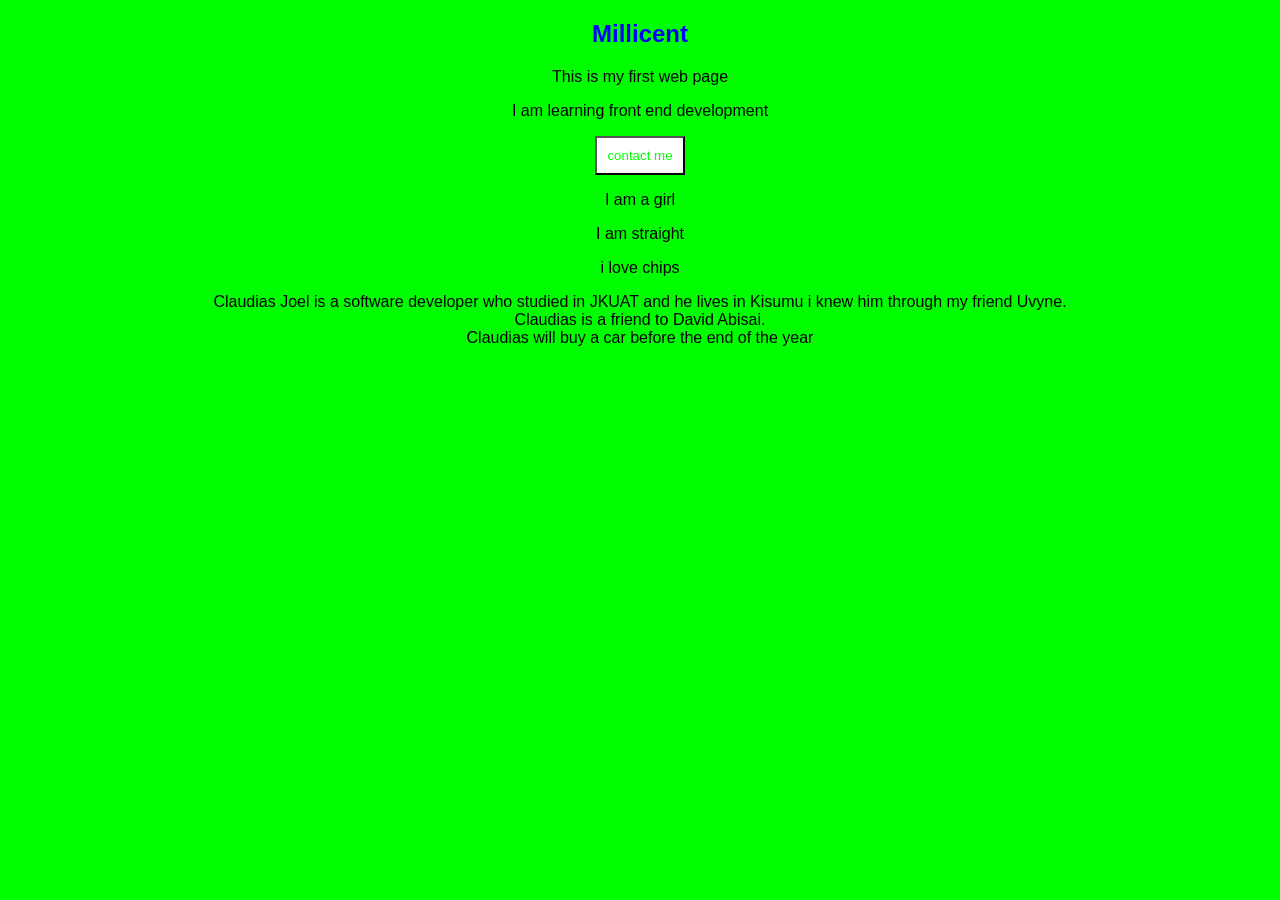
<file: index.html>
<!DOCTYPE html>
<html lang="en">
<head>
    <meta charset="UTF-8">
    <meta name="viewport" content="width=device-width, initial-scale=1.0">
    <title>My first page</title>
    <style>
        body {
            font-family: Arial;
            background-color: #00ff00;
            text-align: center;
        }
        
        h2{
            color:blue;
        }

        button{
            background-color: #ffffff;
            color: #00ff00;
            padding: 10px;
            
        }

    </style>
</head>
<body>
    <h2>Millicent</h2>
    <p>This is my first web page</p>
    <p>I am learning front end development</p>
    <button>contact me</button>
    <p>I am a girl</p>
    <p>I am straight</p>
    <p>i love chips</p>
    <p>Claudias Joel is a software developer who studied in JKUAT and he lives in Kisumu i knew him through my friend Uvyne.<br>Claudias is a friend to David Abisai.<br>Claudias will buy a car before the end of the year</p>




    
</body>
</html>
</file>
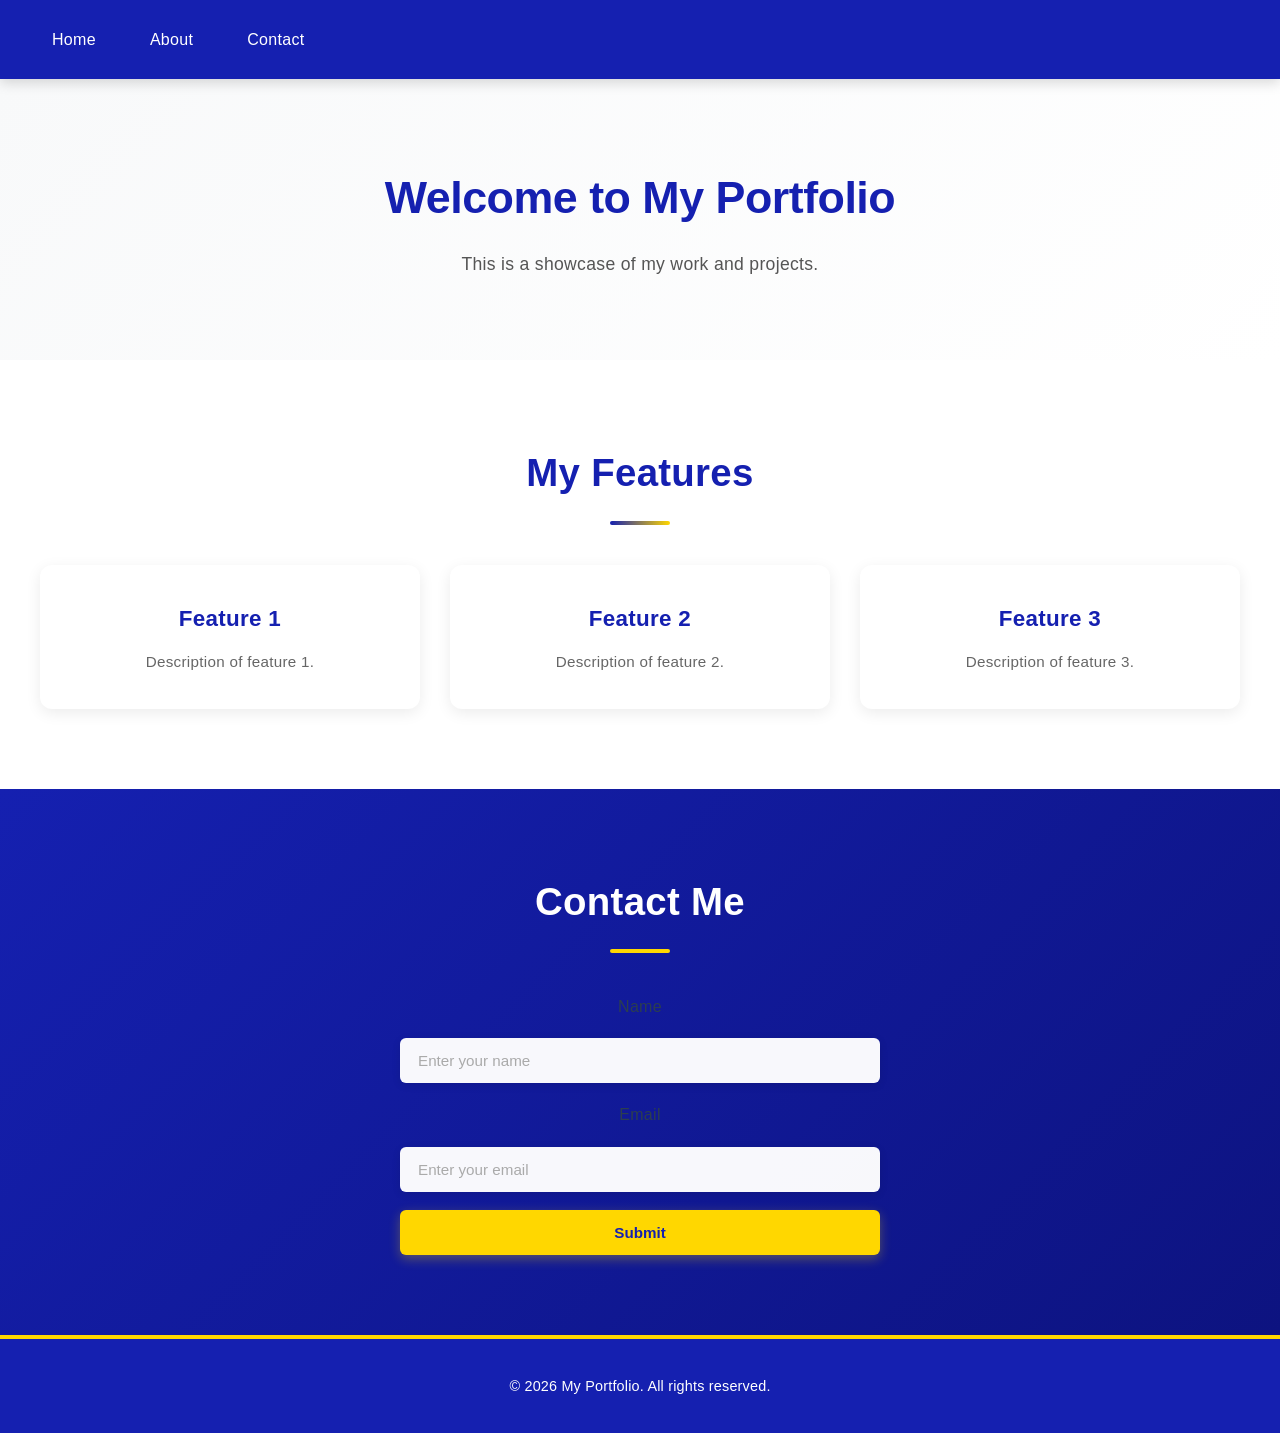
<file: activity_2/index.html>
<!doctype html>
<html lang="en">
  <head>
    <meta charset="UTF-8" />
    <meta name="viewport" content="width=device-width, initial-scale=1.0" />
    <title>Portfolio</title>
    <link rel="stylesheet" href="style.css" />
  </head>

  <body>
    <!-- ================= HEADER ================= -->
    <header>
      <nav class="navbar">
        <ul>
          <!-- SAME PAGE SCROLL -->
          <li><a href="#home">Home</a></li>

          <!-- EXTERNAL PAGE -->
          <li><a href="about.html">About</a></li>

          <!-- SAME PAGE SCROLL -->
          <li><a href="contact.html">Contact</a></li>
        </ul>
      </nav>
    </header>

    <!-- ================= MAIN ================= -->
    <main>
      <!-- HOME -->
      <section id="home">
        <h1>Welcome to My Portfolio</h1>
        <p>This is a showcase of my work and projects.</p>
      </section>

      <!-- FEATURES -->
      <section id="features">
        <h2>My Features</h2>

        <div class="features-container">
          <div class="feature">
            <h3>Feature 1</h3>
            <p>Description of feature 1.</p>
          </div>

          <div class="feature">
            <h3>Feature 2</h3>
            <p>Description of feature 2.</p>
          </div>

          <div class="feature">
            <h3>Feature 3</h3>
            <p>Description of feature 3.</p>
          </div>
        </div>
      </section>

      <!-- CONTACT -->
      <section id="contact" class="contact">
        <h2>Contact Me</h2>

        <form id="contact-form">
          <!-- REQUIRED FOR JS VALIDATION -->
          <label for="name">Name</label>
          <input type="text" id="name" placeholder="Enter your name" />

          <label for="email">Email</label>
          <input type="email" id="email" placeholder="Enter your email" />

          <button type="submit">Submit</button>
        </form>
      </section>
    </main>

    <!-- ================= FOOTER ================= -->
    <footer>
      <p>&copy; 2026 My Portfolio. All rights reserved.</p>
    </footer>

    <script src="script.js"></script>
  </body>
</html>
</file>
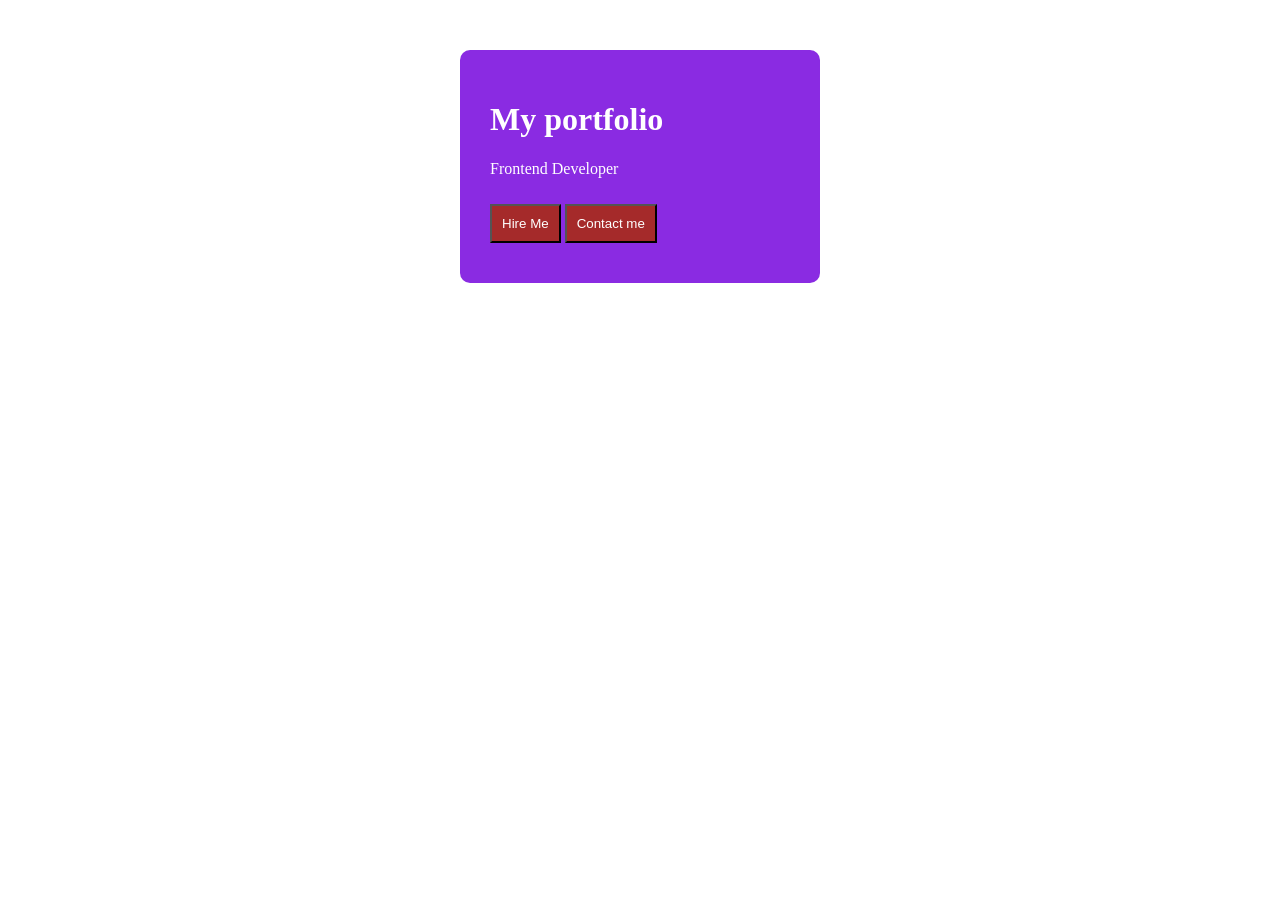
<file: container.html>
<!DOCTYPE html>
<html lang="en">
<head>
    <meta charset="UTF-8">
    <meta name="viewport" content="width=device-width, initial-scale=1.0">
    <title>My first layout</title>
    <style>
        .container {
            background: blueviolet;
            padding: 30px;
            margin: 50px auto;
            width: 300px;
            border-radius: 10px;
            color: white;
        }

        .container button{
            background-color: brown;
            padding: 10px;
            margin: 10px auto;
            color: white;

        }
    </style>

</head>
<body>

   <div class="container">
    <h1>My portfolio</h1>
    <p>Frontend Developer</p>
    <button onclick="sayHello()">Hire Me</button>
    <button onclick="showMe()" >Contact me</button>

   </div> 

   <script>
    function sayHello(){
        alert ("I am learning java script.");
    }
    function showMe(){
        alert("My name is Millicent");
    }
   </script>
</body>
</html>
</file>
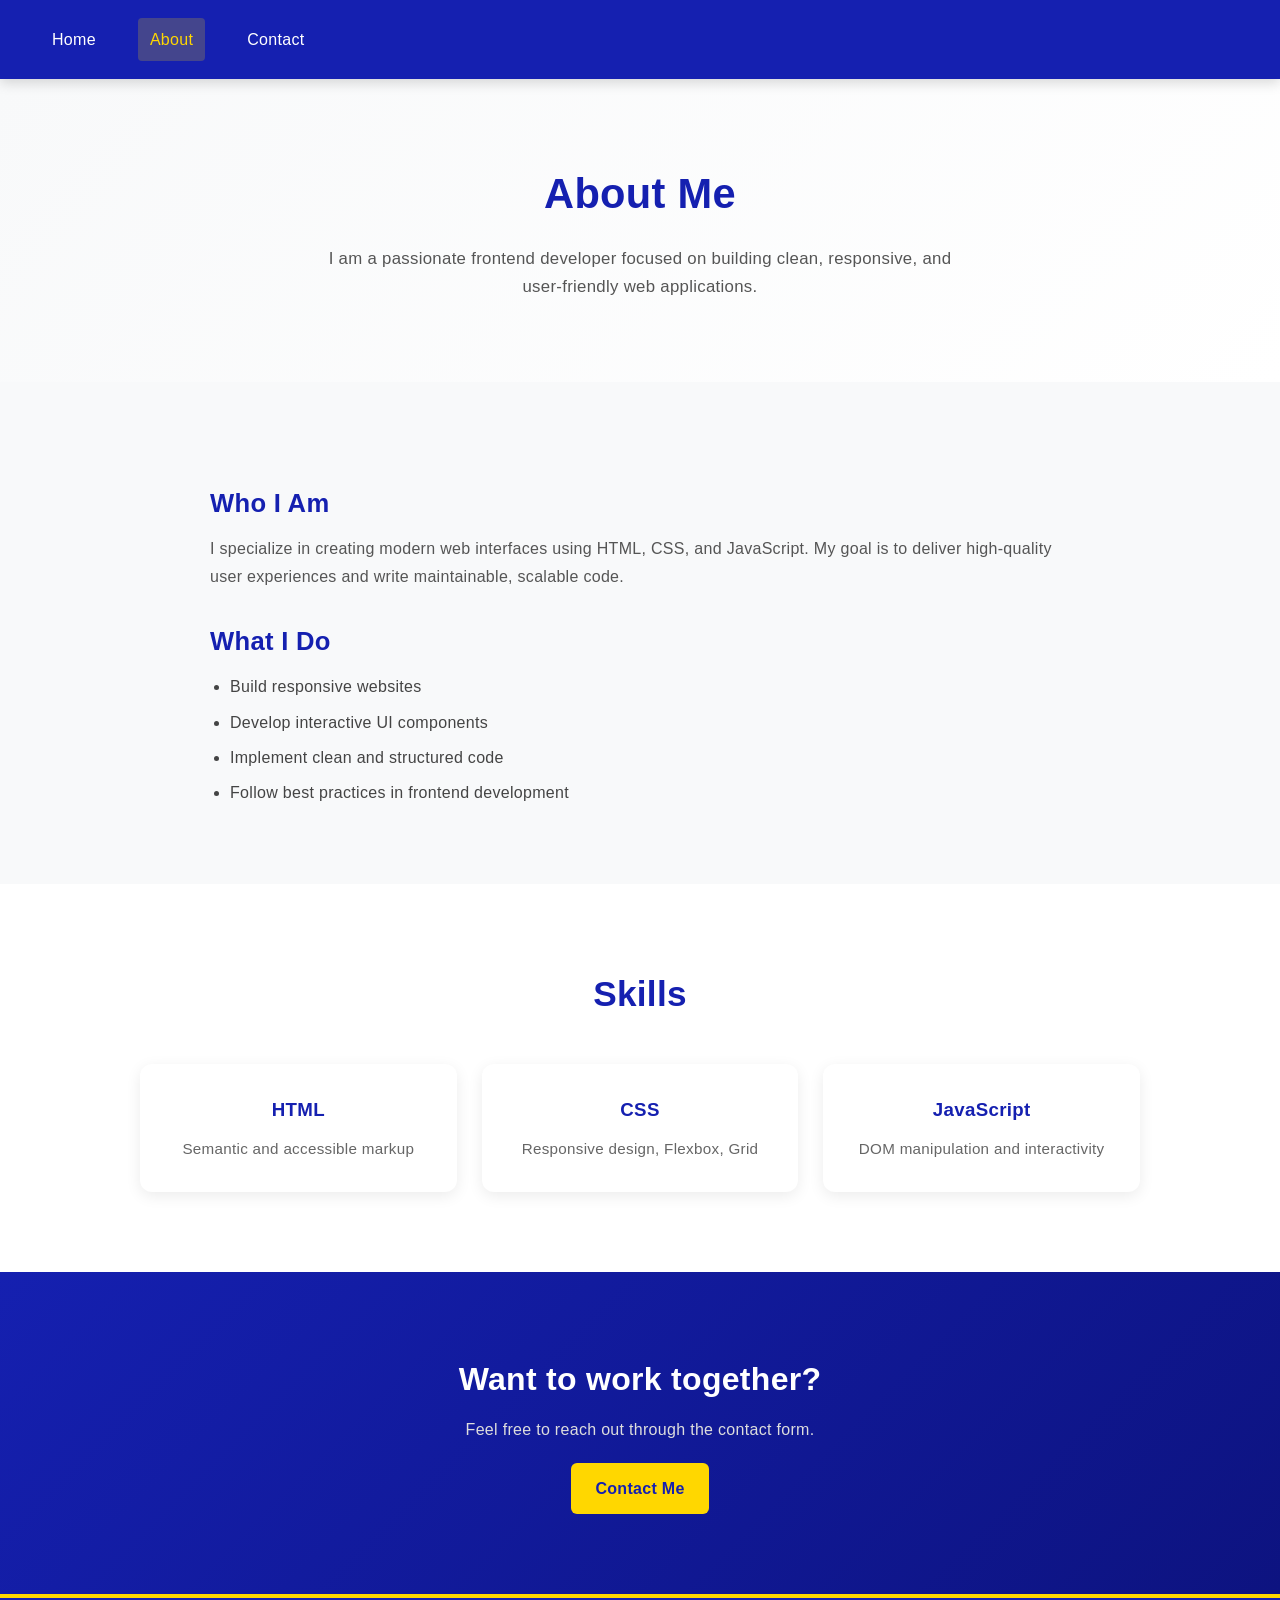
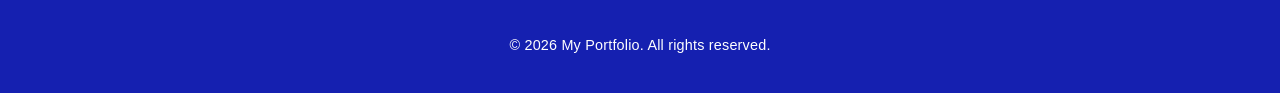
<file: activity_2/about.html>
<!doctype html>
<html lang="en">
  <head>
    <meta charset="UTF-8" />
    <meta name="viewport" content="width=device-width, initial-scale=1.0" />
    <title>About | Portfolio</title>
    <link rel="stylesheet" href="style.css" />
  </head>

  <body>
    <!-- ================= HEADER ================= -->
    <header>
      <nav class="navbar">
        <ul>
          <li><a href="index.html#home">Home</a></li>
          <li><a href="about.html" class="active">About</a></li>
          <li><a href="contact.html">Contact</a></li>
        </ul>
      </nav>
    </header>

    <!-- ================= MAIN ================= -->
    <main>
      <!-- HERO / INTRO -->
      <section class="about-hero">
        <h1>About Me</h1>
        <p>
          I am a passionate frontend developer focused on building clean,
          responsive, and user-friendly web applications.
        </p>
      </section>

      <!-- ABOUT DETAILS -->
      <section class="about-content">
        <h2>Who I Am</h2>
        <p>
          I specialize in creating modern web interfaces using HTML, CSS, and
          JavaScript. My goal is to deliver high-quality user experiences and
          write maintainable, scalable code.
        </p>

        <h2>What I Do</h2>
        <ul>
          <li>Build responsive websites</li>
          <li>Develop interactive UI components</li>
          <li>Implement clean and structured code</li>
          <li>Follow best practices in frontend development</li>
        </ul>
      </section>

      <!-- SKILLS -->
      <section class="skills">
        <h2>Skills</h2>

        <div class="skills-container">
          <div class="skill-card">
            <h3>HTML</h3>
            <p>Semantic and accessible markup</p>
          </div>

          <div class="skill-card">
            <h3>CSS</h3>
            <p>Responsive design, Flexbox, Grid</p>
          </div>

          <div class="skill-card">
            <h3>JavaScript</h3>
            <p>DOM manipulation and interactivity</p>
          </div>
        </div>
      </section>

      <!-- CALL TO ACTION -->
      <section class="cta">
        <h2>Want to work together?</h2>
        <p>Feel free to reach out through the contact form.</p>
        <a href="index.html#contact" class="btn">Contact Me</a>
      </section>
    </main>

    <!-- ================= FOOTER ================= -->
    <footer>
      <p>&copy; 2026 My Portfolio. All rights reserved.</p>
    </footer>

    <script src="script.js"></script>
  </body>
</html>
</file>
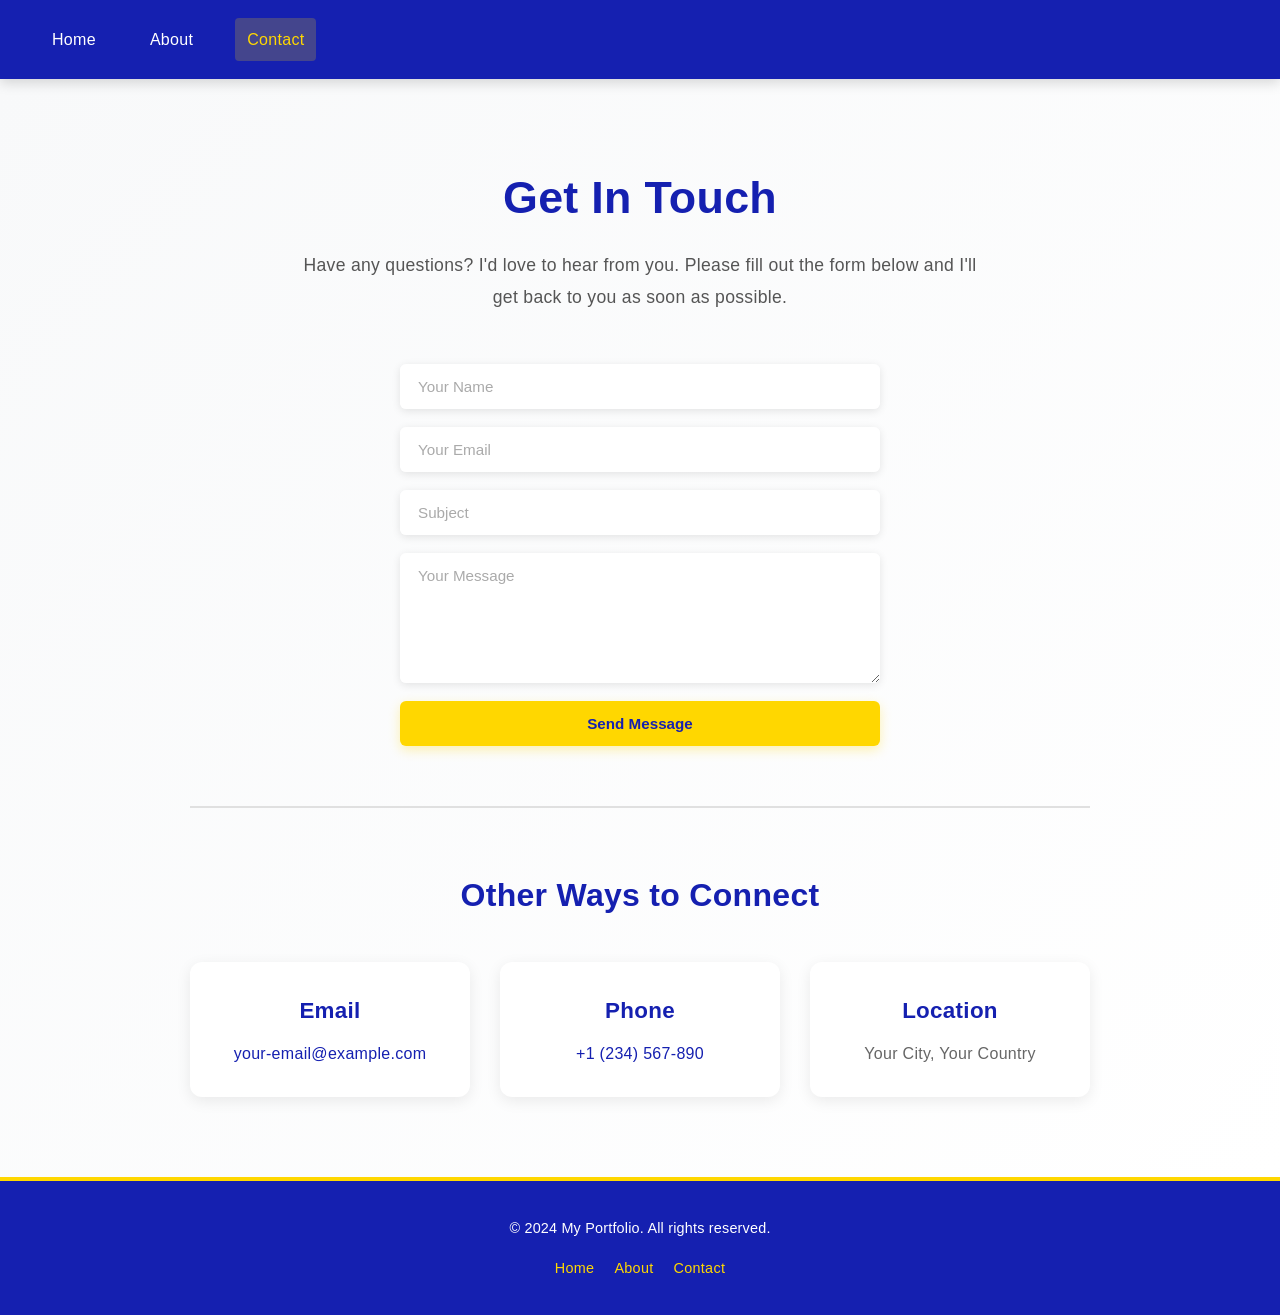
<file: activity_2/Contact.html>
<!doctype html>
<html lang="en">
  <head>
    <meta charset="UTF-8" />
    <meta name="viewport" content="width=device-width, initial-scale=1.0" />
    <title>Contact | Portfolio</title>
    <link rel="stylesheet" href="style.css" />
  </head>

  <body>
    <!-- ================= HEADER ================= -->
    <header>
      <nav class="navbar">
        <ul>
          <li><a href="index.html#home">Home</a></li>
          <li><a href="about.html">About</a></li>
          <li><a href="contact.html" class="active">Contact</a></li>
        </ul>
      </nav>
    </header>

    <!-- ================= MAIN ================= -->
    <main>
      <!-- CONTACT SECTION -->
      <section class="contact-page">
        <div class="contact-content">
          <h1>Get In Touch</h1>
          <p>
            Have any questions? I'd love to hear from you. Please fill out the
            form below and I'll get back to you as soon as possible.
          </p>
        </div>

        <!-- CONTACT FORM -->
        <form id="contact-form" class="contact-form">
          <input type="text" name="name" placeholder="Your Name" required />
          <input type="email" name="email" placeholder="Your Email" required />
          <input type="text" name="subject" placeholder="Subject" required />
          <textarea
            name="message"
            placeholder="Your Message"
            rows="6"
            required
          ></textarea>
          <button type="submit">Send Message</button>
</form>

<p id="responseMessage"></p>
        </form>

        <!-- CONTACT INFO -->
        <div class="contact-info">
          <h2>Other Ways to Connect</h2>
          <div class="info-items">
            <div class="info-item">
              <h3>Email</h3>
              <p>
                <a href="mailto:your-email@example.com"
                  >your-email@example.com</a
                >
              </p>
            </div>
            <div class="info-item">
              <h3>Phone</h3>
              <p><a href="tel:+1234567890">+1 (234) 567-890</a></p>
            </div>
            <div class="info-item">
              <h3>Location</h3>
              <p>Your City, Your Country</p>
            </div>
          </div>
        </div>
      </section>
    </main>

    <!-- ================= FOOTER ================= -->
    <footer class="footer">
      <p>&copy; 2024 My Portfolio. All rights reserved.</p>
      <div class="footer-links">
        <a href="index.html#home">Home</a>
        <a href="about.html">About</a>
        <a href="contact.html">Contact</a>
      </div>
    </footer>

    <script src="script.js"></script>
  </body>
</html>
</file>
<file: activity_2/style.css>
* {
  margin: 0;
  padding: 0;
  box-sizing: border-box;
}

body {
  font-family: "Segoe UI", Tahoma, Geneva, Verdana, sans-serif;
  background-color: #f8f9fa;
  color: #2c3e50;
  line-height: 1.7;
  letter-spacing: 0.3px;
}

header {
  background-color: #1520b0;
  box-shadow: 0 4px 12px rgba(0, 0, 0, 0.15);
  position: sticky;
  top: 0;
  z-index: 100;
}

.navbar {
  background-color: #1520b0;
  padding: 18px 40px;
}

.navbar ul {
  display: flex;
  list-style: none;
  gap: 30px;
  margin: 0;
  padding: 0;
}

.navbar li {
  margin: 0;
}

.navbar a {
  color: #fff;
  text-decoration: none;
  font-weight: 500;
  transition: all 0.3s ease;
  padding: 8px 12px;
  border-radius: 4px;
  display: inline-block;
}

.navbar a:hover {
  color: #ffd700;
  background-color: rgba(255, 215, 0, 0.1);
  transform: translateY(-2px);
}

#home {
  text-align: center;
  padding: 80px 20px;
  background: linear-gradient(135deg, #f8f9fa 0%, #fff 100%);
}

#home h1 {
  font-size: 2.8rem;
  margin-bottom: 15px;
  color: #1520b0;
  font-weight: 700;
  letter-spacing: -0.5px;
}

#home p {
  font-size: 1.1rem;
  color: #555;
  max-width: 600px;
  margin: 0 auto;
}

#home h2 {
  font-size: 2rem;
  margin-bottom: 20px;
}

#features {
  padding: 80px 20px;
  background-color: #fff;
  text-align: center;
}

#features h2 {
  font-size: 2.4rem;
  margin-bottom: 20px;
  color: #1520b0;
  font-weight: 700;
}

#features h2::after {
  content: "";
  display: block;
  width: 60px;
  height: 4px;
  background: linear-gradient(90deg, #1520b0, #ffd700);
  margin: 15px auto 40px;
  border-radius: 2px;
}

.features-container {
  display: grid;
  grid-template-columns: repeat(auto-fit, minmax(280px, 1fr));
  gap: 30px;
  max-width: 1200px;
  margin: 0 auto;
}

.feature {
  background-color: #fff;
  border: none;
  border-radius: 12px;
  padding: 35px 25px;
  transition: all 0.4s cubic-bezier(0.25, 0.46, 0.45, 0.94);
  box-shadow: 0 4px 15px rgba(0, 0, 0, 0.08);
  position: relative;
  overflow: hidden;
}

.feature::before {
  content: "";
  position: absolute;
  top: 0;
  left: 0;
  right: 0;
  height: 4px;
  background: linear-gradient(90deg, #1520b0, #ffd700);
  transform: scaleX(0);
  transform-origin: left;
  transition: transform 0.4s ease;
}

.feature:hover {
  transform: translateY(-8px);
  box-shadow: 0 12px 30px rgba(21, 32, 176, 0.15);
}

.feature:hover::before {
  transform: scaleX(1);
}

.feature h3 {
  font-size: 1.4rem;
  color: #1520b0;
  margin-bottom: 12px;
  font-weight: 600;
}

.feature p {
  color: #666;
  font-size: 0.95rem;
  line-height: 1.6;
}

.contact {
  padding: 80px 20px;
  background: linear-gradient(135deg, #1520b0 0%, #0d1380 100%);
  text-align: center;
}

.contact h2 {
  font-size: 2.4rem;
  color: #fff;
  margin-bottom: 15px;
  font-weight: 700;
}

.contact h2::after {
  content: "";
  display: block;
  width: 60px;
  height: 4px;
  background-color: #ffd700;
  margin: 15px auto 40px;
  border-radius: 2px;
}

#contact-form {
  display: flex;
  flex-direction: column;
  gap: 18px;
  max-width: 480px;
  margin: 0 auto;
}

#contact-form input,
#contact-form button {
  padding: 14px 18px;
  font-size: 0.95rem;
  border: none;
  border-radius: 6px;
  font-family: "Segoe UI", Tahoma, Geneva, Verdana, sans-serif;
  transition: all 0.3s ease;
}

#contact-form input {
  background-color: rgba(255, 255, 255, 0.97);
  color: #333;
  box-shadow: 0 2px 8px rgba(0, 0, 0, 0.1);
}

#contact-form input:focus {
  outline: none;
  background-color: #fff;
  box-shadow: 0 4px 15px rgba(255, 215, 0, 0.3);
  transform: translateY(-2px);
}

#contact-form input::placeholder {
  color: #aaa;
}

#contact-form button {
  background-color: #ffd700;
  color: #1520b0;
  font-weight: 600;
  cursor: pointer;
  box-shadow: 0 4px 12px rgba(255, 215, 0, 0.3);
}

#contact-form button:hover {
  background-color: #ffed4e;
  transform: translateY(-3px);
  box-shadow: 0 8px 20px rgba(255, 215, 0, 0.4);
}

#contact-form button:active {
  transform: translateY(-1px);
}

/* ===============================
   ABOUT PAGE STYLES
================================ */

/* HERO SECTION */
.about-hero {
  text-align: center;
  padding: 80px 20px;
  background: linear-gradient(135deg, #f8f9fa 0%, #ffffff 100%);
}

.about-hero h1 {
  font-size: 2.6rem;
  color: #1520b0;
  margin-bottom: 15px;
  font-weight: 700;
}

.about-hero p {
  max-width: 650px;
  margin: 0 auto;
  color: #555;
  font-size: 1.05rem;
}

/* CONTENT SECTION */
.about-content {
  padding: 70px 20px;
  max-width: 900px;
  margin: 0 auto;
}

.about-content h2 {
  color: #1520b0;
  margin-bottom: 10px;
  margin-top: 30px;
  font-size: 1.6rem;
}

.about-content p {
  color: #555;
  margin-bottom: 15px;
}

.about-content ul {
  margin-top: 10px;
  padding-left: 20px;
}

.about-content li {
  margin-bottom: 8px;
  color: #444;
}

/* ===============================
   SKILLS SECTION
================================ */

.skills {
  padding: 80px 20px;
  background-color: #fff;
  text-align: center;
}

.skills h2 {
  font-size: 2.2rem;
  color: #1520b0;
  margin-bottom: 40px;
}

.skills-container {
  display: grid;
  grid-template-columns: repeat(auto-fit, minmax(250px, 1fr));
  gap: 25px;
  max-width: 1000px;
  margin: 0 auto;
}

.skill-card {
  background-color: #fff;
  padding: 30px 20px;
  border-radius: 12px;
  box-shadow: 0 4px 15px rgba(0, 0, 0, 0.08);
  transition: all 0.3s ease;
}

.skill-card:hover {
  transform: translateY(-6px);
  box-shadow: 0 10px 25px rgba(21, 32, 176, 0.15);
}

.skill-card h3 {
  color: #1520b0;
  margin-bottom: 10px;
}

.skill-card p {
  color: #666;
  font-size: 0.95rem;
}

/* ===============================
   CTA SECTION
================================ */

.cta {
  padding: 80px 20px;
  text-align: center;
  background: linear-gradient(135deg, #1520b0 0%, #0d1380 100%);
  color: #fff;
}

.cta h2 {
  font-size: 2rem;
  margin-bottom: 10px;
}

.cta p {
  margin-bottom: 20px;
  color: #ddd;
}

/* BUTTON STYLE (REUSABLE) */
.btn {
  display: inline-block;
  padding: 12px 24px;
  background-color: #ffd700;
  color: #1520b0;
  font-weight: 600;
  text-decoration: none;
  border-radius: 6px;
  transition: all 0.3s ease;
}

.btn:hover {
  background-color: #ffed4e;
  transform: translateY(-2px);
  box-shadow: 0 6px 18px rgba(255, 215, 0, 0.4);
}

/* ===============================
   ACTIVE NAV LINK
================================ */

.navbar a.active {
  background-color: rgba(255, 215, 0, 0.2);
  color: #ffd700;
}

footer {
  background-color: #1520b0;
  color: #fff;
  text-align: center;
  padding: 35px 20px;
  font-size: 0.9rem;
  border-top: 4px solid #ffd700;
  margin-top: 0;
}

footer p {
  margin: 0;
  font-weight: 500;
  letter-spacing: 0.2px;
}

footer .footer-links {
  margin-top: 15px;
  display: flex;
  justify-content: center;
  gap: 20px;
  flex-wrap: wrap;
}

footer .footer-links a {
  color: #ffd700;
  text-decoration: none;
  transition: all 0.3s ease;
}

footer .footer-links a:hover {
  color: #fff;
  text-decoration: underline;
}

/* ===============================
   CONTACT PAGE STYLES
================================ */

.contact-page {
  padding: 80px 20px;
  background: linear-gradient(135deg, #f8f9fa 0%, #ffffff 100%);
  min-height: calc(100vh - 200px);
}

.contact-content {
  text-align: center;
  max-width: 700px;
  margin: 0 auto 50px;
}

.contact-content h1 {
  font-size: 2.8rem;
  color: #1520b0;
  margin-bottom: 15px;
  font-weight: 700;
}

.contact-content p {
  font-size: 1.1rem;
  color: #555;
  line-height: 1.8;
}

/* CONTACT FORM */
.contact-form {
  display: flex;
  flex-direction: column;
  gap: 18px;
  max-width: 500px;
  margin: 50px auto;
}

.contact-form input,
.contact-form textarea {
  padding: 14px 18px;
  font-size: 0.95rem;
  border: none;
  border-radius: 6px;
  font-family: "Segoe UI", Tahoma, Geneva, Verdana, sans-serif;
  background-color: rgba(255, 255, 255, 0.97);
  color: #333;
  box-shadow: 0 2px 8px rgba(0, 0, 0, 0.1);
  transition: all 0.3s ease;
  resize: vertical;
}

.contact-form input::placeholder,
.contact-form textarea::placeholder {
  color: #aaa;
}

.contact-form input:focus,
.contact-form textarea:focus {
  outline: none;
  background-color: #fff;
  box-shadow: 0 4px 15px rgba(21, 32, 176, 0.2);
  transform: translateY(-2px);
}

.contact-form button {
  padding: 14px 30px;
  font-size: 1rem;
  border: none;
  border-radius: 6px;
  background-color: #ffd700;
  color: #1520b0;
  font-weight: 600;
  font-family: "Segoe UI", Tahoma, Geneva, Verdana, sans-serif;
  cursor: pointer;
  box-shadow: 0 4px 12px rgba(255, 215, 0, 0.3);
  transition: all 0.3s ease;
}

.contact-form button:hover {
  background-color: #ffed4e;
  transform: translateY(-3px);
  box-shadow: 0 8px 20px rgba(255, 215, 0, 0.4);
}

.contact-form button:active {
  transform: translateY(-1px);
}

/* CONTACT INFO */
.contact-info {
  max-width: 900px;
  margin: 60px auto 0;
  padding-top: 60px;
  border-top: 2px solid #e0e0e0;
  text-align: center;
}

.contact-info h2 {
  font-size: 2rem;
  color: #1520b0;
  margin-bottom: 40px;
  font-weight: 700;
}

.info-items {
  display: grid;
  grid-template-columns: repeat(auto-fit, minmax(250px, 1fr));
  gap: 30px;
}

.info-item {
  background-color: #fff;
  padding: 30px;
  border-radius: 12px;
  box-shadow: 0 4px 15px rgba(0, 0, 0, 0.08);
  transition: all 0.3s ease;
}

.info-item:hover {
  transform: translateY(-8px);
  box-shadow: 0 12px 30px rgba(21, 32, 176, 0.15);
}

.info-item h3 {
  font-size: 1.4rem;
  color: #1520b0;
  margin-bottom: 10px;
  font-weight: 600;
}

.info-item p {
  color: #666;
  font-size: 1rem;
  margin: 0;
}

.info-item a {
  color: #1520b0;
  text-decoration: none;
  font-weight: 500;
  transition: all 0.3s ease;
}

.info-item a:hover {
  color: #ffd700;
  text-decoration: underline;
}
</file>
